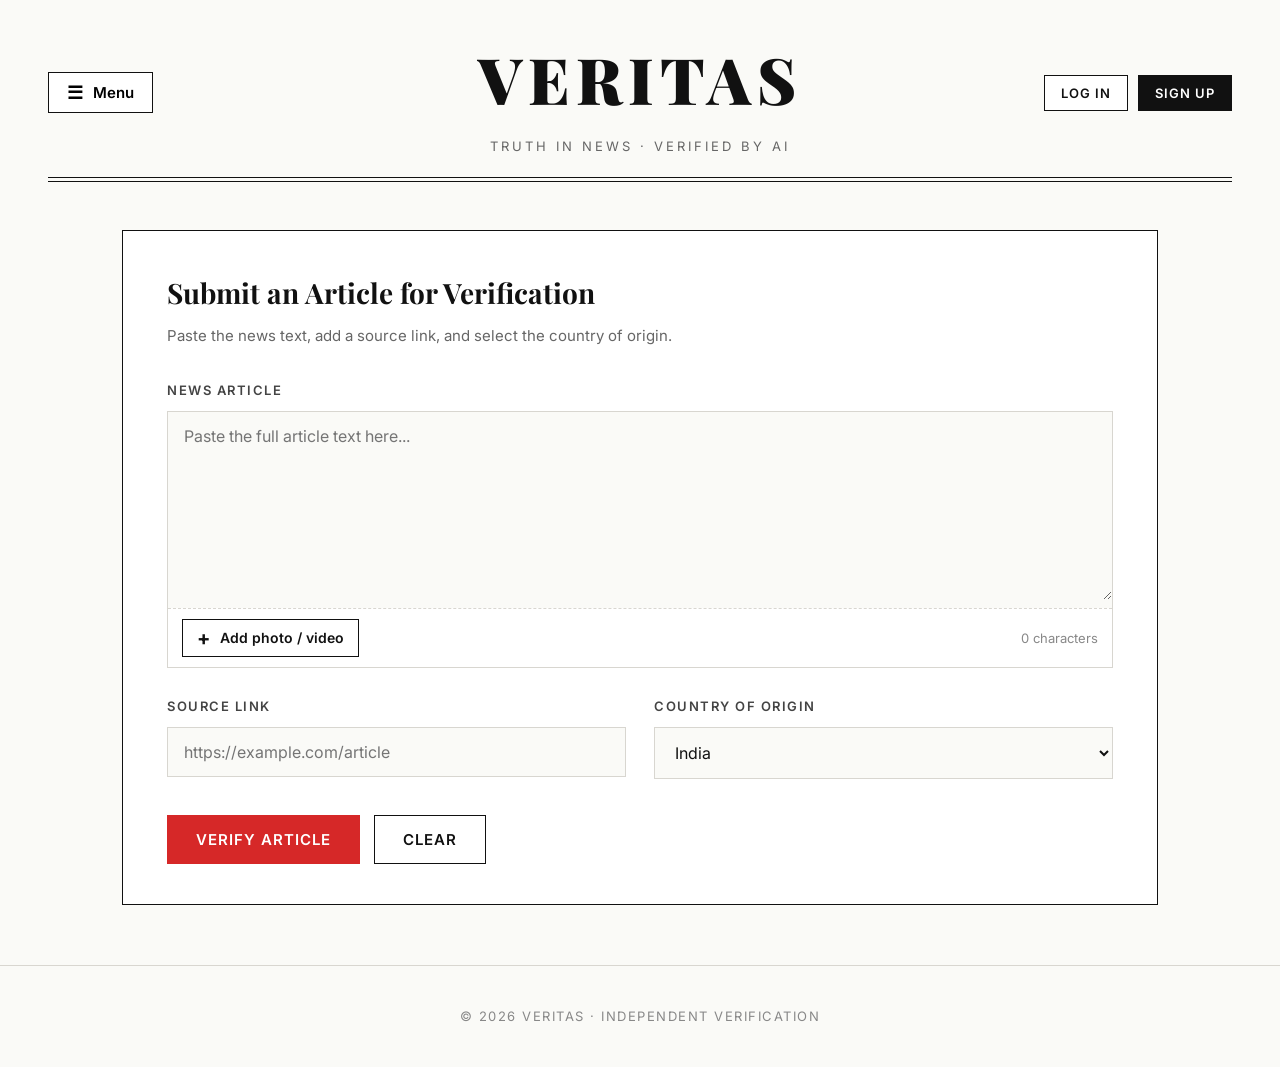
<file: frontend/index.html>
<!DOCTYPE html>
<html lang="en">
<head>
  <meta charset="UTF-8" />
  <meta name="viewport" content="width=device-width, initial-scale=1.0" />
  <title>Veritas — Truth in News, Verified by AI</title>
  <meta name="description" content="Veritas verifies news articles for political bias and credibility using AI." />
  <link rel="preconnect" href="https://fonts.googleapis.com" />
  <link rel="preconnect" href="https://fonts.gstatic.com" crossorigin />
  <link href="https://fonts.googleapis.com/css2?family=Playfair+Display:wght@700;900&family=Inter:wght@400;500;600;700&display=swap" rel="stylesheet" />
  <link rel="stylesheet" href="styles.css" />
</head>
<body>

  <!-- TOP BAR -->
  <header class="topbar">
    <div class="topbar-left">
      <div class="menu-wrap" id="menuWrap">
        <button type="button" class="menu-btn" id="menuBtn" aria-haspopup="true" aria-expanded="false">
          <span class="menu-icon">☰</span> <span>Menu</span>
        </button>
        <ul class="menu-dropdown hidden" id="menuDropdown" role="menu">
          <li role="menuitem" data-action="home">🏠 Home</li>
          <li role="menuitem" id="menuReports"><a href="report.html" style="text-decoration: none; color: black;">📰 Reports</a></li>
        </ul>
      </div>
    </div>
    <div class="topbar-center">
      <h1 class="brand">VERITAS</h1>
      <p class="tagline">Truth in News · Verified by AI</p>
    </div>
    <div class="topbar-right">
      <div class="auth-actions" id="authLoggedOut">
        <button type="button" class="btn-mini btn-mini-ghost" id="loginBtn">Log in</button>
        <button type="button" class="btn-mini btn-mini-solid" id="signupBtn">Sign up</button>
      </div>
      <div class="auth-actions hidden" id="authLoggedIn">
        <span class="user-chip" id="userChip">👤</span>
        <button type="button" class="btn-mini btn-mini-ghost" id="logoutBtn">Log out</button>
      </div>
    </div>
  </header>

  <hr class="rule rule-double" />

  <main class="container">
    <section class="card">
      <h2 class="card-title">Submit an Article for Verification</h2>
      <p class="card-sub">Paste the news text, add a source link, and select the country of origin.</p>

      <label class="field-label" for="newsText">News Article</label>
      <div class="textarea-wrap">
        <textarea id="newsText" rows="8" placeholder="Paste the full article text here..."></textarea>
        <div class="textarea-toolbar">
          <button type="button" class="icon-btn" id="addMediaBtn">
            <span class="plus">+</span> <span>Add photo / video</span>
          </button>
          <input id="fileInput" type="file" accept="image/*,video/*" multiple hidden />
          <span class="char-count" id="charCount">0 characters</span>
        </div>
        <div class="media-preview" id="mediaPreview"></div>
      </div>

      <div class="grid-2">
        <div class="field">
          <label class="field-label" for="sourceLink">Source Link</label>
          <input id="sourceLink" type="url" placeholder="https://example.com/article" />
        </div>
        <div class="field">
          <label class="field-label" for="country">Country of Origin</label>
          <select id="country">
            <option>India</option>
            <option>China</option>
            <option>Japan</option>
            <option>Germany</option>
            <option>USA</option>
            <option>UK</option>
          </select>
        </div>
      </div>

      <div class="actions">
        <button type="button" class="btn btn-primary" id="verifyBtn">Verify Article</button>
        <button type="button" class="btn btn-ghost" id="clearBtn">Clear</button>
      </div>
    </section>

    <section class="card hidden" id="resultCard">
      <h2 class="card-title">Verification Report</h2>
      <div class="verdict" id="verdict">
        <span class="verdict-dot"></span>
        <span class="verdict-text" id="verdictText"></span>
      </div>
      <div class="report-block">
        <div class="report-head">
          <h3>Political Bias</h3>
          <span class="report-value" id="biasLabel"></span>
        </div>
        <div class="bias-track">
          <div class="bias-marker" id="biasMarker" style="left:50%"></div>
        </div>
        <div class="bias-legend"><span>Left</span><span>Center</span><span>Right</span></div>
      </div>
      <div class="report-block">
        <div class="report-head">
          <h3>Credibility Score</h3>
          <span class="report-value" id="credValue"></span>
        </div>
        <div class="cred-track">
          <div class="cred-fill" id="credFill"></div>
        </div>
      </div>
      <div class="report-block">
        <h3>Red Flags Detected</h3>
        <ul class="flags" id="flagsList"></ul>
      </div>
    </section>
  </main>

  <footer class="footer">
    <p>© <span id="year"></span> Veritas · Independent Verification</p>
  </footer>

  <!-- Auth Modal -->
  <div class="modal-backdrop hidden" id="authModal">
    <div class="modal" id="authModalInner">
      <button type="button" class="modal-close" id="modalClose" aria-label="Close">×</button>
      <h2 class="card-title" id="authTitle">Log In</h2>
      <p class="card-sub" id="authSub">Welcome back to Veritas.</p>
      <form id="authForm" class="auth-form">
        <div class="field signup-only hidden" id="nameField">
          <label class="field-label" for="name">Full Name</label>
          <input id="name" name="name" type="text" placeholder="Jane Doe" />
        </div>
        <div class="field">
          <label class="field-label" for="email">Email</label>
          <input id="email" name="email" type="email" required placeholder="you@example.com" />
        </div>
        <div class="field">
          <label class="field-label" for="password">Password</label>
          <input id="password" name="password" type="password" required placeholder="••••••••" />
        </div>
        <div class="actions">
          <button type="submit" class="btn btn-primary" id="authSubmit">Log In</button>
          <button type="button" class="btn btn-ghost" id="authToggle">Need an account?</button>
        </div>
      </form>
    </div>
  </div>

  <script src="script.js"></script>
</body>
</html>
</file>
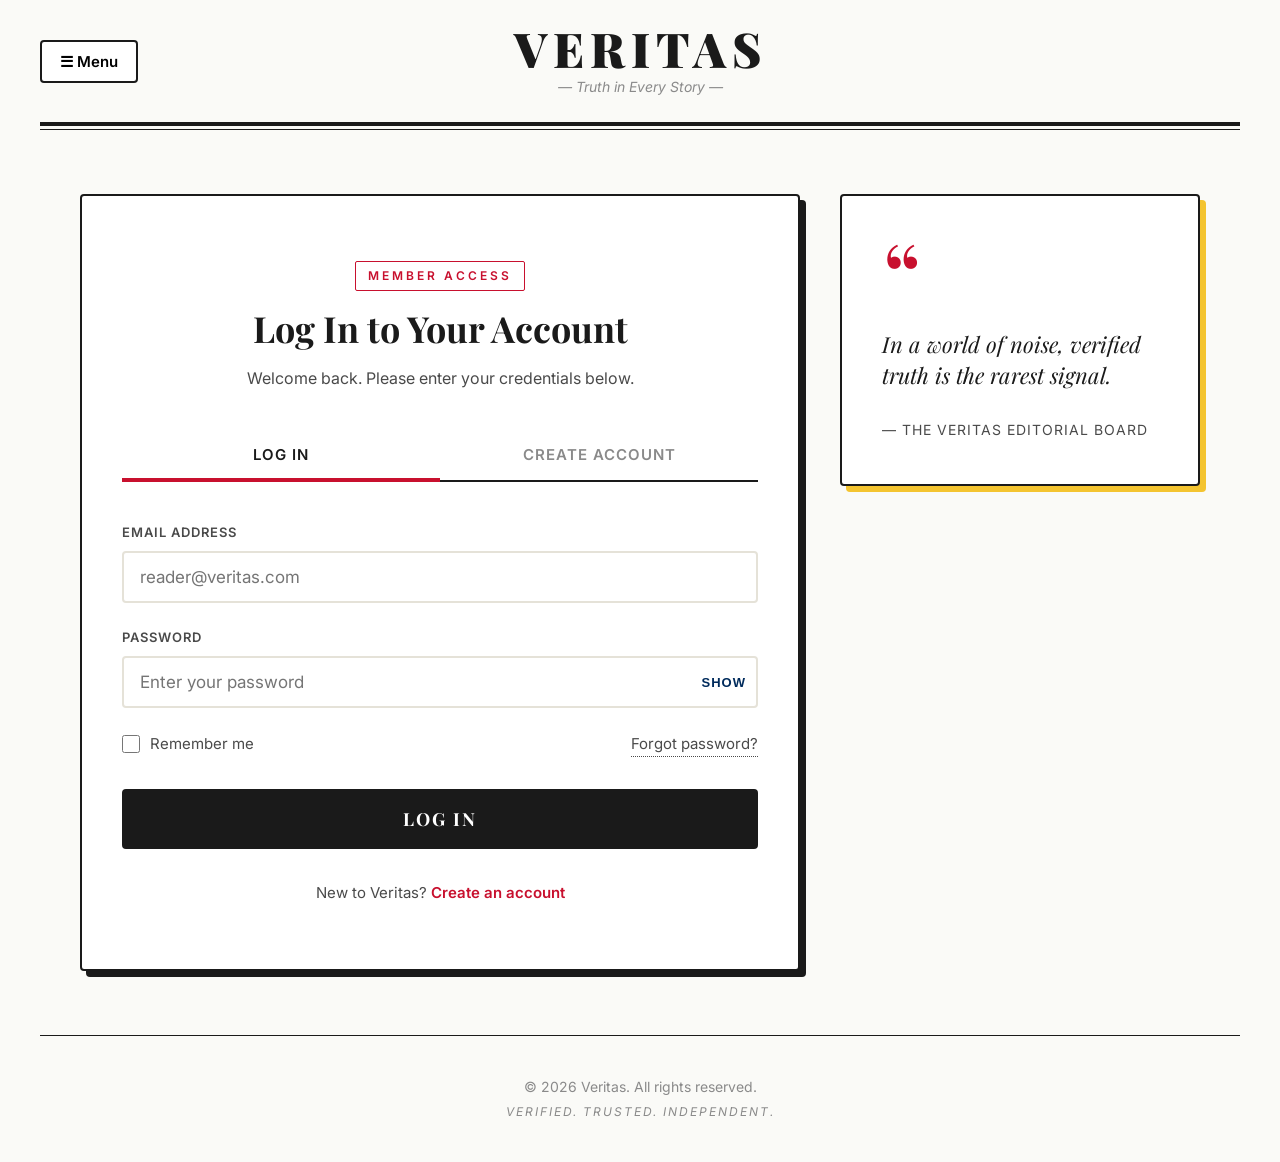
<file: frontend/login.html>
<!DOCTYPE html>
<html lang="en">
<head>
  <meta charset="UTF-8" />
  <meta name="viewport" content="width=device-width, initial-scale=1.0" />
  <title>Veritas — Log In</title>
  <link rel="preconnect" href="https://fonts.googleapis.com" />
  <link rel="preconnect" href="https://fonts.gstatic.com" crossorigin />
  <link href="https://fonts.googleapis.com/css2?family=Playfair+Display:wght@400;700;900&family=Inter:wght@400;500;600&display=swap" rel="stylesheet" />
  <link rel="stylesheet" href="login.css" />
</head>
<body>
  <!-- Top Bar -->
  <header class="top-bar">
    <div class="menu-wrapper">
      <button id="menuBtn" class="menu-btn" aria-label="Open menu">☰ Menu</button>
      <div id="menuDropdown" class="menu-dropdown hidden">
        <a href="index.html" class="menu-item">Home</a>
        <a href="login.html" class="menu-item active">Log In</a>
        <a href="#" id="logoutItem" class="menu-item hidden">Log Out</a>
      </div>
    </div>
    <div class="brand">
      <h1 class="brand-title">VERITAS</h1>
      <p class="brand-tagline">— Truth in Every Story —</p>
    </div>
    <div></div>
  </header>

  <hr class="divider thick" />
  <hr class="divider thin" />

  <!-- Main -->
  <main class="main-container">
    <section class="login-card">
      <div class="card-header">
        <span class="section-label">Member Access</span>
        <h2 class="card-title" id="formTitle">Log In to Your Account</h2>
        <p class="card-subtitle" id="formSubtitle">
          Welcome back. Please enter your credentials below.
        </p>
      </div>

      <!-- Tabs -->
      <div class="tabs">
        <button class="tab active" data-tab="signin">Log In</button>
        <button class="tab" data-tab="signup">Create Account</button>
      </div>

      <!-- Sign In Form -->
      <form id="signinForm" class="auth-form">
        <div class="field">
          <label for="signinEmail">Email Address</label>
          <input type="email" id="signinEmail" placeholder="reader@veritas.com" required />
        </div>

        <div class="field">
          <label for="signinPassword">Password</label>
          <div class="password-wrap">
            <input type="password" id="signinPassword" placeholder="Enter your password" required />
            <button type="button" class="toggle-pw" data-target="signinPassword">Show</button>
          </div>
        </div>

        <div class="row-between">
          <label class="checkbox">
            <input type="checkbox" id="rememberMe" />
            <span>Remember me</span>
          </label>
          <a href="#" class="link-muted" id="forgotLink">Forgot password?</a>
        </div>

        <button type="submit" class="submit-btn">Log In</button>

        <p class="form-footer">
          New to Veritas?
          <a href="#" class="link-accent" data-switch="signup">Create an account</a>
        </p>
      </form>

      <!-- Sign Up Form -->
      <form id="signupForm" class="auth-form hidden">
        <div class="field">
          <label for="signupName">Full Name</label>
          <input type="text" id="signupName" placeholder="Jane Doe" required />
        </div>

        <div class="field">
          <label for="signupEmail">Email Address</label>
          <input type="email" id="signupEmail" placeholder="reader@veritas.com" required />
        </div>

        <div class="field">
          <label for="signupPassword">Password</label>
          <div class="password-wrap">
            <input type="password" id="signupPassword" placeholder="At least 8 characters" required minlength="8" />
            <button type="button" class="toggle-pw" data-target="signupPassword">Show</button>
          </div>
          <div class="strength-bar"><div id="strengthFill" class="strength-fill"></div></div>
          <span id="strengthLabel" class="strength-label">Password strength</span>
        </div>

        <div class="field">
          <label for="signupConfirm">Confirm Password</label>
          <input type="password" id="signupConfirm" placeholder="Re-enter password" required />
        </div>

        <label class="checkbox">
          <input type="checkbox" id="agreeTerms" required />
          <span>I agree to the <a href="#" class="link-accent">Terms</a> and <a href="#" class="link-accent">Privacy Policy</a>.</span>
        </label>

        <button type="submit" class="submit-btn">Create Account</button>

        <p class="form-footer">
          Already a member?
          <a href="#" class="link-accent" data-switch="signin">Log in here</a>
        </p>
      </form>

      <!-- Status Message -->
      <div id="statusMessage" class="status-message hidden"></div>
    </section>

    <!-- Side Quote -->
    <aside class="side-quote">
      <span class="quote-mark">“</span>
      <p class="quote-text">
        In a world of noise, verified truth is the rarest signal.
      </p>
      <span class="quote-author">— The Veritas Editorial Board</span>
    </aside>
  </main>

  <hr class="divider thin" />

  <footer class="footer">
    <p>© <span id="year"></span> Veritas. All rights reserved.</p>
    <p class="footer-tagline">Verified. Trusted. Independent.</p>
  </footer>

  <script src="login.js"></script>
</body>
</html>
</file>
<file: frontend/styles.css>
/* ============================================================
   VERITAS — Newspaper aesthetic (standalone)
   ============================================================ */
* { box-sizing: border-box; margin: 0; padding: 0; }

body {
  font-family: 'Inter', system-ui, -apple-system, sans-serif;
  font-size: 17px;
  line-height: 1.6;
  color: #111;
  background: #fafaf7;
  min-height: 100vh;
}

.topbar {
  display: grid;
  grid-template-columns: 1fr 2fr 1fr;
  align-items: center;
  padding: 28px 48px 20px;
  gap: 24px;
}
.topbar-left { justify-self: start; }
.topbar-center { text-align: center; }
.topbar-right { justify-self: end; }

.brand {
  font-family: 'Playfair Display', Georgia, serif;
  font-weight: 900;
  font-size: clamp(38px, 5vw, 64px);
  letter-spacing: 6px;
  color: #111;
}
.tagline {
  font-size: 13px;
  letter-spacing: 3px;
  text-transform: uppercase;
  color: #666;
  margin-top: 6px;
}

.menu-wrap { position: relative; }
.menu-btn {
  display: inline-flex;
  align-items: center;
  gap: 10px;
  background: #fff;
  border: 1.5px solid #111;
  padding: 10px 18px;
  font: 600 15px 'Inter', sans-serif;
  cursor: pointer;
  transition: all .15s ease;
}
.menu-btn:hover { background: #111; color: #fff; }
.menu-icon { font-size: 18px; line-height: 1; }
.menu-dropdown {
  position: absolute;
  top: calc(100% + 8px);
  left: 0;
  min-width: 200px;
  background: #fff;
  border: 1.5px solid #111;
  list-style: none;
  padding: 6px 0;
  box-shadow: 4px 4px 0 #111;
  z-index: 50;
  margin: 0;
}
.menu-dropdown.hidden { display: none; }
.menu-dropdown li {
  padding: 12px 20px;
  font-size: 15px;
  font-weight: 500;
  cursor: pointer;
  transition: background .12s ease;
}
.menu-dropdown li:hover { background: #f4c20d; }
.menu-dropdown li.hidden { display: none; }

/* Auth actions (top right) */
.auth-actions {
  display: inline-flex;
  align-items: center;
  gap: 10px;
}
.auth-actions.hidden { display: none; }
.user-chip {
  display: inline-block;
  padding: 8px 14px;
  background: #1d4ed8;
  color: #fff;
  font-size: 13px;
  font-weight: 600;
  letter-spacing: 0.5px;
}
.btn-mini {
  padding: 9px 16px;
  font: 600 13px 'Inter', sans-serif;
  letter-spacing: 1px;
  text-transform: uppercase;
  border: 1.5px solid #111;
  cursor: pointer;
  transition: all .15s ease;
}
.btn-mini-ghost { background: #fff; color: #111; }
.btn-mini-ghost:hover { background: #111; color: #fff; }
.btn-mini-solid { background: #111; color: #fff; }
.btn-mini-solid:hover { background: #d62828; border-color: #d62828; }

.rule { border: none; border-top: 1px solid #111; margin: 0 48px; }
.rule-double { border-top: 1px solid #111; border-bottom: 1px solid #111; height: 5px; }

.container {
  max-width: 1100px;
  margin: 48px auto;
  padding: 0 32px;
  display: grid;
  gap: 40px;
}

.card { background: #fff; border: 1.5px solid #111; padding: 40px 44px; }
.card.hidden { display: none; }
.card-title { font-family: 'Playfair Display', serif; font-size: 28px; font-weight: 700; margin-bottom: 8px; }
.card-sub { color: #666; font-size: 15px; margin-bottom: 32px; }

.field-label {
  display: block;
  font-size: 13px;
  font-weight: 600;
  letter-spacing: 1.5px;
  text-transform: uppercase;
  color: #444;
  margin-bottom: 10px;
}
.field { display: flex; flex-direction: column; }
.grid-2 { display: grid; grid-template-columns: 1fr 1fr; gap: 28px; margin-top: 28px; }

input[type="url"],
input[type="email"],
input[type="password"],
input[type="text"],
select,
textarea {
  width: 100%;
  font: 400 16px 'Inter', sans-serif;
  color: #111;
  background: #fafaf7;
  border: 1.5px solid #d8d6d0;
  padding: 14px 16px;
  outline: none;
  transition: border-color .15s ease;
}
input:focus, select:focus, textarea:focus {
  border-color: #1d4ed8;
  background: #fff;
}
select { cursor: pointer; }
textarea { resize: vertical; min-height: 180px; border-bottom: none; }

.textarea-wrap { border: 1.5px solid #d8d6d0; background: #fafaf7; transition: border-color .15s ease; }
.textarea-wrap:focus-within { border-color: #1d4ed8; background: #fff; }
.textarea-wrap textarea { border: none; background: transparent; }
.textarea-toolbar {
  display: flex; justify-content: space-between; align-items: center;
  padding: 10px 14px;
  border-top: 1px dashed #d8d6d0;
  background: #fff;
}

.icon-btn {
  display: inline-flex; align-items: center; gap: 10px;
  background: transparent;
  border: 1.5px solid #111;
  padding: 8px 14px;
  font: 600 14px 'Inter', sans-serif;
  cursor: pointer;
  color: #111;
  transition: all .15s ease;
}
.icon-btn:hover { background: #d62828; color: #fff; border-color: #d62828; }
.plus { font-size: 20px; line-height: 1; font-weight: 700; }
.char-count { font-size: 13px; color: #888; }

.media-preview { display: flex; flex-wrap: wrap; gap: 12px; padding: 0 14px 14px; background: #fff; }
.media-preview:empty { display: none; }
.media-thumb { position: relative; width: 100px; height: 100px; border: 1.5px solid #111; overflow: hidden; background: #000; }
.media-thumb img, .media-thumb video { width: 100%; height: 100%; object-fit: cover; display: block; }
.media-thumb .remove-x {
  position: absolute; top: 4px; right: 4px;
  width: 22px; height: 22px;
  background: #d62828; color: #fff;
  border: none; font-size: 14px; font-weight: 700;
  cursor: pointer;
  display: flex; align-items: center; justify-content: center;
}

.actions { display: flex; gap: 14px; margin-top: 36px; flex-wrap: wrap; }
.btn {
  font: 600 15px 'Inter', sans-serif;
  letter-spacing: 1px;
  text-transform: uppercase;
  padding: 14px 28px;
  border: 1.5px solid #111;
  cursor: pointer;
  transition: all .15s ease;
}
.btn-primary { background: #d62828; color: #fff; border-color: #d62828; }
.btn-primary:hover { background: #111; border-color: #111; }
.btn-ghost { background: #fff; color: #111; }
.btn-ghost:hover { background: #111; color: #fff; }

.verdict {
  display: flex; align-items: center; gap: 12px;
  padding: 18px 22px;
  background: #fafaf7;
  border-left: 4px solid #d8d6d0;
  margin-bottom: 32px;
  font-size: 17px; font-weight: 600;
}
.verdict-dot { width: 14px; height: 14px; border-radius: 50%; background: #d8d6d0; }
.verdict.is-true { border-left-color: #1d4ed8; }
.verdict.is-true .verdict-dot { background: #1d4ed8; }
.verdict.is-warn { border-left-color: #f4c20d; }
.verdict.is-warn .verdict-dot { background: #f4c20d; }
.verdict.is-false { border-left-color: #d62828; }
.verdict.is-false .verdict-dot { background: #d62828; }

.report-block { margin-bottom: 28px; }
.report-block:last-child { margin-bottom: 0; }
.report-head { display: flex; justify-content: space-between; align-items: baseline; margin-bottom: 12px; }
.report-block h3 { font-family: 'Playfair Display', serif; font-size: 18px; font-weight: 700; }
.report-value { font-size: 14px; font-weight: 600; color: #444; letter-spacing: 1px; text-transform: uppercase; }

.bias-track {
  position: relative; height: 10px;
  background: linear-gradient(to right, #1d4ed8 0%, #d8d6d0 50%, #d62828 100%);
}
.bias-marker {
  position: absolute; top: -4px;
  width: 4px; height: 18px;
  background: #111;
  transform: translateX(-50%);
  transition: left .4s ease;
}
.bias-legend { display: flex; justify-content: space-between; font-size: 12px; letter-spacing: 1px; color: #888; margin-top: 8px; text-transform: uppercase; }

.cred-track { height: 10px; background: #efece5; overflow: hidden; }
.cred-fill { height: 100%; width: 0; background: #1d4ed8; transition: width .4s ease; }

.flags { list-style: none; display: grid; gap: 8px; padding: 0; margin: 0; }
.flags li { padding: 12px 16px; background: #fafaf7; border-left: 3px solid #d62828; font-size: 15px; }
.flag-empty { border-left-color: #d8d6d0 !important; color: #888; font-style: italic; }

.footer { text-align: center; padding: 40px 24px; font-size: 13px; color: #888; letter-spacing: 1.5px; text-transform: uppercase; border-top: 1px solid #d8d6d0; margin-top: 60px; }

/* Modal */
.modal-backdrop {
  position: fixed; inset: 0;
  background: rgba(17, 17, 17, 0.55);
  display: flex; align-items: center; justify-content: center;
  z-index: 100;
  padding: 20px;
}
.modal-backdrop.hidden { display: none; }
.modal {
  position: relative;
  background: #fff;
  border: 1.5px solid #111;
  box-shadow: 8px 8px 0 #111;
  padding: 40px 44px;
  width: 100%;
  max-width: 460px;
}
.modal-close {
  position: absolute;
  top: 12px; right: 12px;
  width: 32px; height: 32px;
  background: transparent;
  border: none;
  font-size: 24px;
  font-weight: 700;
  cursor: pointer;
  color: #111;
  line-height: 1;
}
.modal-close:hover { color: #d62828; }
.auth-form { display: grid; gap: 20px; }
.signup-only.hidden { display: none; }

@media (max-width: 760px) {
  .topbar { grid-template-columns: 1fr; text-align: center; padding: 20px; }
  .topbar-left, .topbar-right { justify-self: center; }
  .rule { margin: 0 20px; }
  .container { padding: 0 16px; margin: 28px auto; gap: 28px; }
  .card { padding: 28px 22px; }
  .grid-2 { grid-template-columns: 1fr; gap: 20px; }
  .actions { flex-direction: column; }
  .btn { width: 100%; }
}
</file>
<file: frontend/login.css>
/* ===== Veritas — Login Stylesheet ===== */
:root {
  --bg: #fafaf7;
  --paper: #ffffff;
  --ink: #1a1a1a;
  --ink-soft: #4a4a4a;
  --muted: #8a8a8a;
  --rule: #1a1a1a;
  --line: #e5e2d8;

  --primary-red: #c8102e;
  --primary-blue: #002b5c;
  --primary-yellow: #f4c430;

  --radius: 4px;
  --space-xs: 8px;
  --space-sm: 16px;
  --space-md: 24px;
  --space-lg: 40px;
  --space-xl: 64px;
}

* { box-sizing: border-box; margin: 0; padding: 0; }

html, body {
  background: var(--bg);
  color: var(--ink);
  font-family: 'Inter', system-ui, sans-serif;
  font-size: 18px;
  line-height: 1.6;
  min-height: 100vh;
}

.hidden { display: none !important; }

/* ===== Top Bar ===== */
.top-bar {
  display: grid;
  grid-template-columns: 1fr 2fr 1fr;
  align-items: center;
  padding: var(--space-md) var(--space-lg);
  gap: var(--space-md);
}

.menu-wrapper { position: relative; justify-self: start; }

.menu-btn {
  background: var(--paper);
  border: 2px solid var(--ink);
  padding: 10px 18px;
  font-family: 'Inter', sans-serif;
  font-size: 15px;
  font-weight: 600;
  cursor: pointer;
  border-radius: var(--radius);
  transition: all .2s ease;
}
.menu-btn:hover { background: var(--ink); color: var(--paper); }

.menu-dropdown {
  position: absolute;
  top: calc(100% + 8px);
  left: 0;
  background: var(--paper);
  border: 2px solid var(--ink);
  border-radius: var(--radius);
  min-width: 180px;
  box-shadow: 4px 4px 0 var(--ink);
  z-index: 50;
  overflow: hidden;
}
.menu-item {
  display: block;
  padding: 12px 18px;
  color: var(--ink);
  text-decoration: none;
  font-size: 15px;
  font-weight: 500;
  border-bottom: 1px solid var(--line);
  transition: background .15s ease;
}
.menu-item:last-child { border-bottom: none; }
.menu-item:hover { background: var(--primary-yellow); }
.menu-item.active { background: var(--ink); color: var(--paper); }

.brand { text-align: center; }
.brand-title {
  font-family: 'Playfair Display', serif;
  font-size: 48px;
  font-weight: 900;
  letter-spacing: 6px;
  line-height: 1;
}
.brand-tagline {
  font-style: italic;
  color: var(--muted);
  font-size: 14px;
  margin-top: 4px;
}

.date-display {
  justify-self: end;
  font-family: 'Playfair Display', serif;
  font-style: italic;
  color: var(--ink-soft);
  font-size: 14px;
}

/* ===== Dividers ===== */
.divider { border: none; background: var(--ink); margin: 0 var(--space-lg); }
.divider.thick { height: 4px; }
.divider.thin { height: 1px; margin-top: 3px; }

/* ===== Main ===== */
.main-container {
  display: grid;
  grid-template-columns: minmax(0, 2fr) minmax(0, 1fr);
  gap: var(--space-lg);
  max-width: 1200px;
  margin: var(--space-xl) auto;
  padding: 0 var(--space-lg);
}

@media (max-width: 900px) {
  .main-container { grid-template-columns: 1fr; }
  .top-bar { grid-template-columns: 1fr; text-align: center; }
  .menu-wrapper, .date-display { justify-self: center; }
  .brand-title { font-size: 36px; }
}

/* ===== Login Card ===== */
.login-card {
  background: var(--paper);
  border: 2px solid var(--ink);
  border-radius: var(--radius);
  padding: var(--space-xl) var(--space-lg);
  box-shadow: 6px 6px 0 var(--ink);
}

.card-header { text-align: center; margin-bottom: var(--space-lg); }

.section-label {
  display: inline-block;
  font-size: 12px;
  letter-spacing: 3px;
  text-transform: uppercase;
  color: var(--primary-red);
  font-weight: 600;
  margin-bottom: var(--space-sm);
  padding: 4px 12px;
  border: 1px solid var(--primary-red);
  border-radius: 2px;
}

.card-title {
  font-family: 'Playfair Display', serif;
  font-size: 36px;
  font-weight: 700;
  line-height: 1.2;
  margin-bottom: var(--space-sm);
}

.card-subtitle {
  color: var(--ink-soft);
  font-size: 16px;
}

/* ===== Tabs ===== */
.tabs {
  display: flex;
  gap: 0;
  margin-bottom: var(--space-lg);
  border-bottom: 2px solid var(--ink);
}
.tab {
  flex: 1;
  background: transparent;
  border: none;
  padding: 14px 0;
  font-family: 'Inter', sans-serif;
  font-size: 15px;
  font-weight: 600;
  letter-spacing: 1px;
  text-transform: uppercase;
  color: var(--muted);
  cursor: pointer;
  border-bottom: 4px solid transparent;
  margin-bottom: -2px;
  transition: all .2s ease;
}
.tab:hover { color: var(--ink); }
.tab.active { color: var(--ink); border-bottom-color: var(--primary-red); }

/* ===== Forms ===== */
.auth-form { display: flex; flex-direction: column; gap: var(--space-md); }

.field { display: flex; flex-direction: column; gap: 8px; }

.field label {
  font-size: 13px;
  font-weight: 600;
  letter-spacing: 1px;
  text-transform: uppercase;
  color: var(--ink-soft);
}

.field input[type="text"],
.field input[type="email"],
.field input[type="password"] {
  width: 100%;
  padding: 14px 16px;
  border: 2px solid var(--line);
  border-radius: var(--radius);
  font-family: 'Inter', sans-serif;
  font-size: 17px;
  background: var(--paper);
  color: var(--ink);
  transition: border-color .2s ease;
}
.field input:focus {
  outline: none;
  border-color: var(--primary-blue);
}

.password-wrap { position: relative; }
.password-wrap input { padding-right: 70px; }
.toggle-pw {
  position: absolute;
  right: 12px;
  top: 50%;
  transform: translateY(-50%);
  background: transparent;
  border: none;
  color: var(--primary-blue);
  font-size: 13px;
  font-weight: 600;
  cursor: pointer;
  text-transform: uppercase;
  letter-spacing: 1px;
}
.toggle-pw:hover { text-decoration: underline; }

/* Strength bar */
.strength-bar {
  height: 4px;
  background: var(--line);
  border-radius: 2px;
  overflow: hidden;
}
.strength-fill {
  height: 100%;
  width: 0%;
  background: var(--primary-red);
  transition: width .3s ease, background .3s ease;
}
.strength-label {
  font-size: 12px;
  color: var(--muted);
  letter-spacing: 1px;
  text-transform: uppercase;
}

/* Row */
.row-between {
  display: flex;
  justify-content: space-between;
  align-items: center;
  flex-wrap: wrap;
  gap: var(--space-sm);
}

.checkbox {
  display: flex;
  align-items: center;
  gap: 10px;
  font-size: 15px;
  color: var(--ink-soft);
  cursor: pointer;
}
.checkbox input { width: 18px; height: 18px; accent-color: var(--primary-blue); cursor: pointer; }

.link-muted { color: var(--ink-soft); font-size: 15px; text-decoration: none; border-bottom: 1px dotted var(--ink-soft); }
.link-muted:hover { color: var(--primary-red); border-color: var(--primary-red); }

.link-accent { color: var(--primary-red); font-weight: 600; text-decoration: none; }
.link-accent:hover { text-decoration: underline; }

/* Submit */
.submit-btn {
  width: 100%;
  padding: 16px;
  background: var(--ink);
  color: var(--paper);
  border: 2px solid var(--ink);
  border-radius: var(--radius);
  font-family: 'Playfair Display', serif;
  font-size: 18px;
  font-weight: 700;
  letter-spacing: 2px;
  text-transform: uppercase;
  cursor: pointer;
  transition: all .2s ease;
  margin-top: var(--space-xs);
}
.submit-btn:hover {
  background: var(--primary-red);
  border-color: var(--primary-red);
  transform: translateY(-2px);
  box-shadow: 0 4px 0 var(--ink);
}

.form-footer {
  text-align: center;
  font-size: 15px;
  color: var(--ink-soft);
  margin-top: var(--space-xs);
}

/* Status */
.status-message {
  margin-top: var(--space-md);
  padding: 14px 16px;
  border-radius: var(--radius);
  font-size: 15px;
  font-weight: 500;
  text-align: center;
  border: 2px solid;
}
.status-message.success { color: #0a6e2e; border-color: #0a6e2e; background: #e8f7ee; }
.status-message.error   { color: var(--primary-red); border-color: var(--primary-red); background: #fbeaec; }

/* ===== Side Quote ===== */
.side-quote {
  background: var(--paper);
  border: 2px solid var(--ink);
  border-radius: var(--radius);
  padding: var(--space-lg);
  position: relative;
  align-self: start;
  box-shadow: 6px 6px 0 var(--primary-yellow);
}
.quote-mark {
  font-family: 'Playfair Display', serif;
  font-size: 96px;
  line-height: .8;
  color: var(--primary-red);
  display: block;
  margin-bottom: var(--space-sm);
}
.quote-text {
  font-family: 'Playfair Display', serif;
  font-style: italic;
  font-size: 22px;
  line-height: 1.4;
  color: var(--ink);
  margin-bottom: var(--space-md);
}
.quote-author {
  font-size: 14px;
  letter-spacing: 1px;
  text-transform: uppercase;
  color: var(--ink-soft);
}

/* ===== Footer ===== */
.footer {
  text-align: center;
  padding: var(--space-lg);
  color: var(--muted);
  font-size: 14px;
}
.footer-tagline {
  font-style: italic;
  margin-top: 4px;
  letter-spacing: 2px;
  text-transform: uppercase;
  font-size: 12px;
}
</file>
